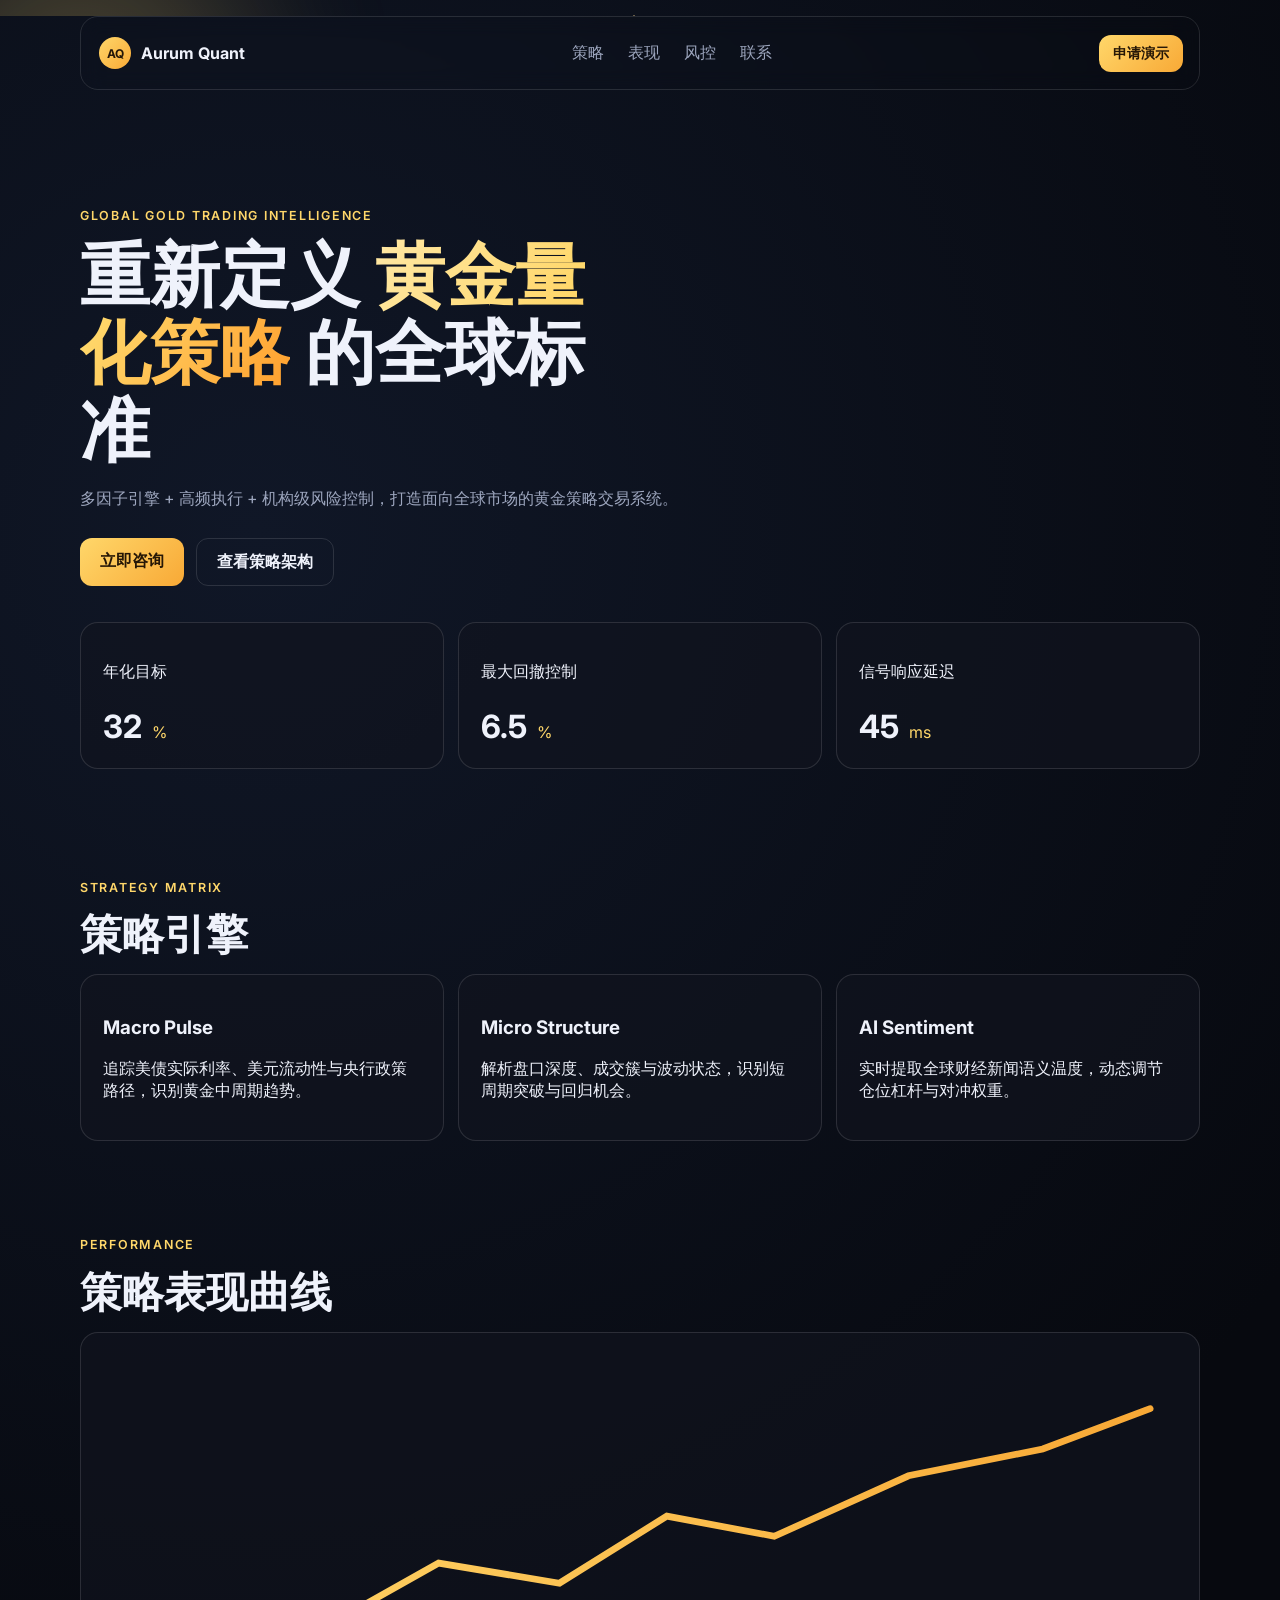
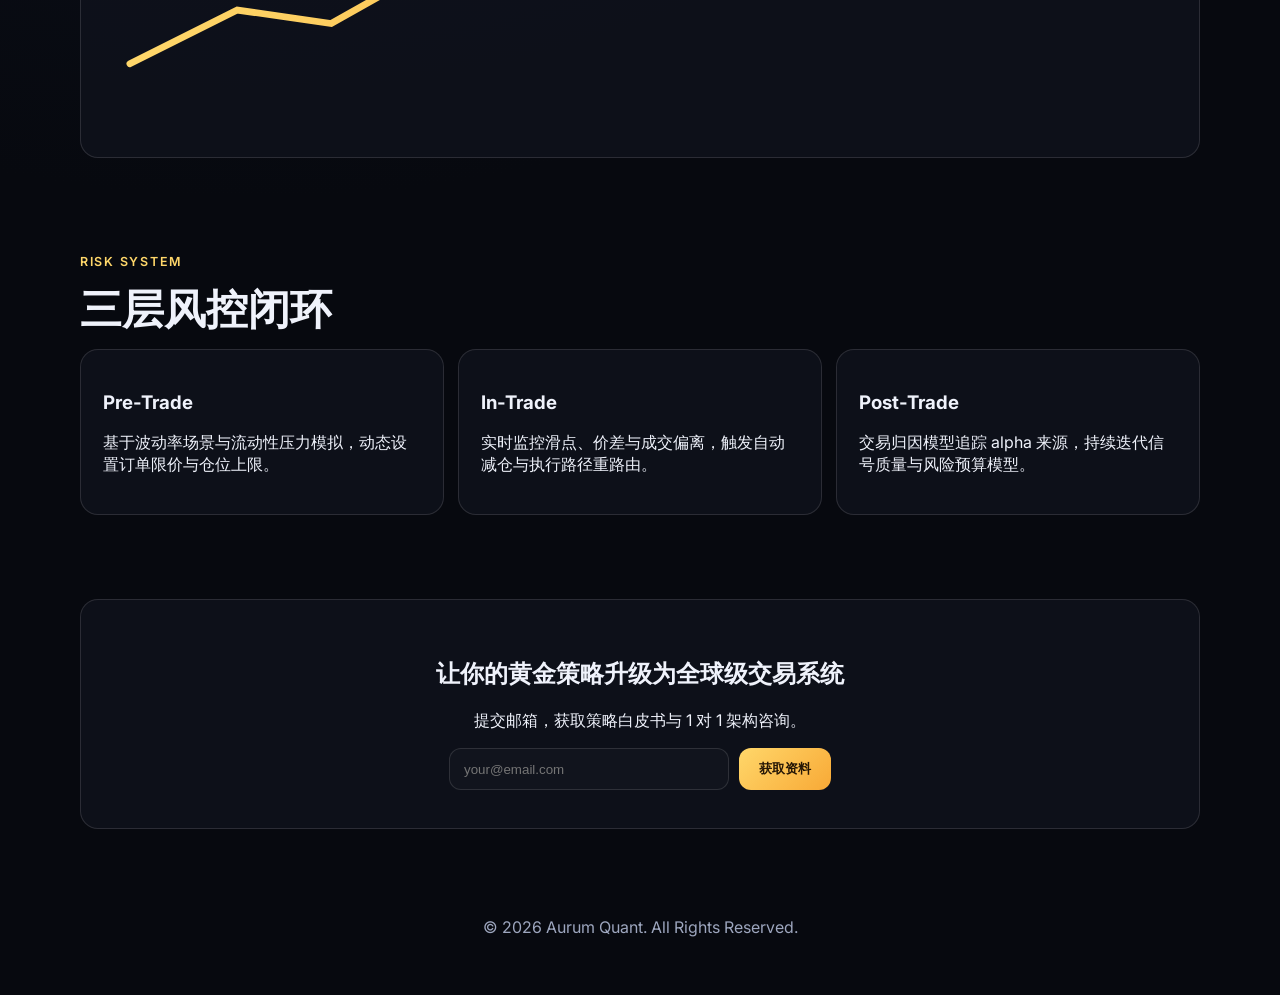
<file: index.html>
<!doctype html>
<html lang="zh-CN">
  <head>
    <meta charset="UTF-8" />
    <meta name="viewport" content="width=device-width, initial-scale=1.0" />
    <title>Aurum Quant | 黄金策略交易</title>
    <meta
      name="description"
      content="Aurum Quant 黄金策略交易官网：算法驱动、全球视野、机构级风控。"
    />
    <link rel="preconnect" href="https://fonts.googleapis.com" />
    <link rel="preconnect" href="https://fonts.gstatic.com" crossorigin />
    <link
      href="https://fonts.googleapis.com/css2?family=Inter:wght@400;500;600;700;800&display=swap"
      rel="stylesheet"
    />
    <link rel="stylesheet" href="styles.css" />
  </head>
  <body>
    <div class="bg-orb orb-left"></div>
    <div class="bg-orb orb-right"></div>
    <canvas id="starfield" aria-hidden="true"></canvas>

    <header class="site-header glass">
      <div class="container nav-wrap">
        <a class="brand" href="#home">
          <span class="brand-mark">AQ</span>
          <span>Aurum Quant</span>
        </a>
        <nav>
          <a href="#strategy">策略</a>
          <a href="#performance">表现</a>
          <a href="#risk">风控</a>
          <a href="#contact">联系</a>
        </nav>
        <a href="#contact" class="btn btn-sm">申请演示</a>
      </div>
    </header>

    <main id="home">
      <section class="hero container reveal">
        <p class="eyebrow">Global Gold Trading Intelligence</p>
        <h1>
          重新定义
          <span class="gold">黄金量化策略</span>
          的全球标准
        </h1>
        <p class="subtitle">
          多因子引擎 + 高频执行 + 机构级风险控制，打造面向全球市场的黄金策略交易系统。
        </p>
        <div class="cta-row">
          <a href="#contact" class="btn">立即咨询</a>
          <a href="#strategy" class="btn btn-ghost">查看策略架构</a>
        </div>
        <div class="hero-stats">
          <article class="stat card reveal">
            <p>年化目标</p>
            <h3 class="counter" data-target="32">0</h3>
            <span>%</span>
          </article>
          <article class="stat card reveal">
            <p>最大回撤控制</p>
            <h3 class="counter" data-target="6.5">0</h3>
            <span>%</span>
          </article>
          <article class="stat card reveal">
            <p>信号响应延迟</p>
            <h3 class="counter" data-target="45">0</h3>
            <span>ms</span>
          </article>
        </div>
      </section>

      <section id="strategy" class="section container">
        <div class="section-title reveal">
          <p class="eyebrow">STRATEGY MATRIX</p>
          <h2>策略引擎</h2>
        </div>
        <div class="grid grid-3">
          <article class="card reveal lift">
            <h3>Macro Pulse</h3>
            <p>追踪美债实际利率、美元流动性与央行政策路径，识别黄金中周期趋势。</p>
          </article>
          <article class="card reveal lift">
            <h3>Micro Structure</h3>
            <p>解析盘口深度、成交簇与波动状态，识别短周期突破与回归机会。</p>
          </article>
          <article class="card reveal lift">
            <h3>AI Sentiment</h3>
            <p>实时提取全球财经新闻语义温度，动态调节仓位杠杆与对冲权重。</p>
          </article>
        </div>
      </section>

      <section id="performance" class="section container">
        <div class="section-title reveal">
          <p class="eyebrow">PERFORMANCE</p>
          <h2>策略表现曲线</h2>
        </div>
        <div class="card chart-card reveal">
          <svg viewBox="0 0 800 280" role="img" aria-label="策略表现示意曲线">
            <defs>
              <linearGradient id="lineGrad" x1="0" y1="0" x2="1" y2="0">
                <stop offset="0%" stop-color="#ffd76a" />
                <stop offset="100%" stop-color="#f8a936" />
              </linearGradient>
            </defs>
            <polyline
              points="20,230 100,190 170,200 250,155 340,170 420,120 500,135 600,90 700,70 780,40"
              fill="none"
              stroke="url(#lineGrad)"
              stroke-width="5"
              stroke-linecap="round"
              class="chart-line"
            ></polyline>
          </svg>
        </div>
      </section>

      <section id="risk" class="section container">
        <div class="section-title reveal">
          <p class="eyebrow">RISK SYSTEM</p>
          <h2>三层风控闭环</h2>
        </div>
        <div class="grid grid-3">
          <article class="card reveal lift">
            <h3>Pre-Trade</h3>
            <p>基于波动率场景与流动性压力模拟，动态设置订单限价与仓位上限。</p>
          </article>
          <article class="card reveal lift">
            <h3>In-Trade</h3>
            <p>实时监控滑点、价差与成交偏离，触发自动减仓与执行路径重路由。</p>
          </article>
          <article class="card reveal lift">
            <h3>Post-Trade</h3>
            <p>交易归因模型追踪 alpha 来源，持续迭代信号质量与风险预算模型。</p>
          </article>
        </div>
      </section>

      <section id="contact" class="section container reveal">
        <div class="card contact">
          <h2>让你的黄金策略升级为全球级交易系统</h2>
          <p>提交邮箱，获取策略白皮书与 1 对 1 架构咨询。</p>
          <form class="contact-form" onsubmit="event.preventDefault()">
            <input type="email" placeholder="your@email.com" required />
            <button class="btn" type="submit">获取资料</button>
          </form>
        </div>
      </section>
    </main>

    <footer class="site-footer">
      <div class="container">
        <p>© 2026 Aurum Quant. All Rights Reserved.</p>
      </div>
    </footer>

    <script src="app.js"></script>
  </body>
</html>
</file>
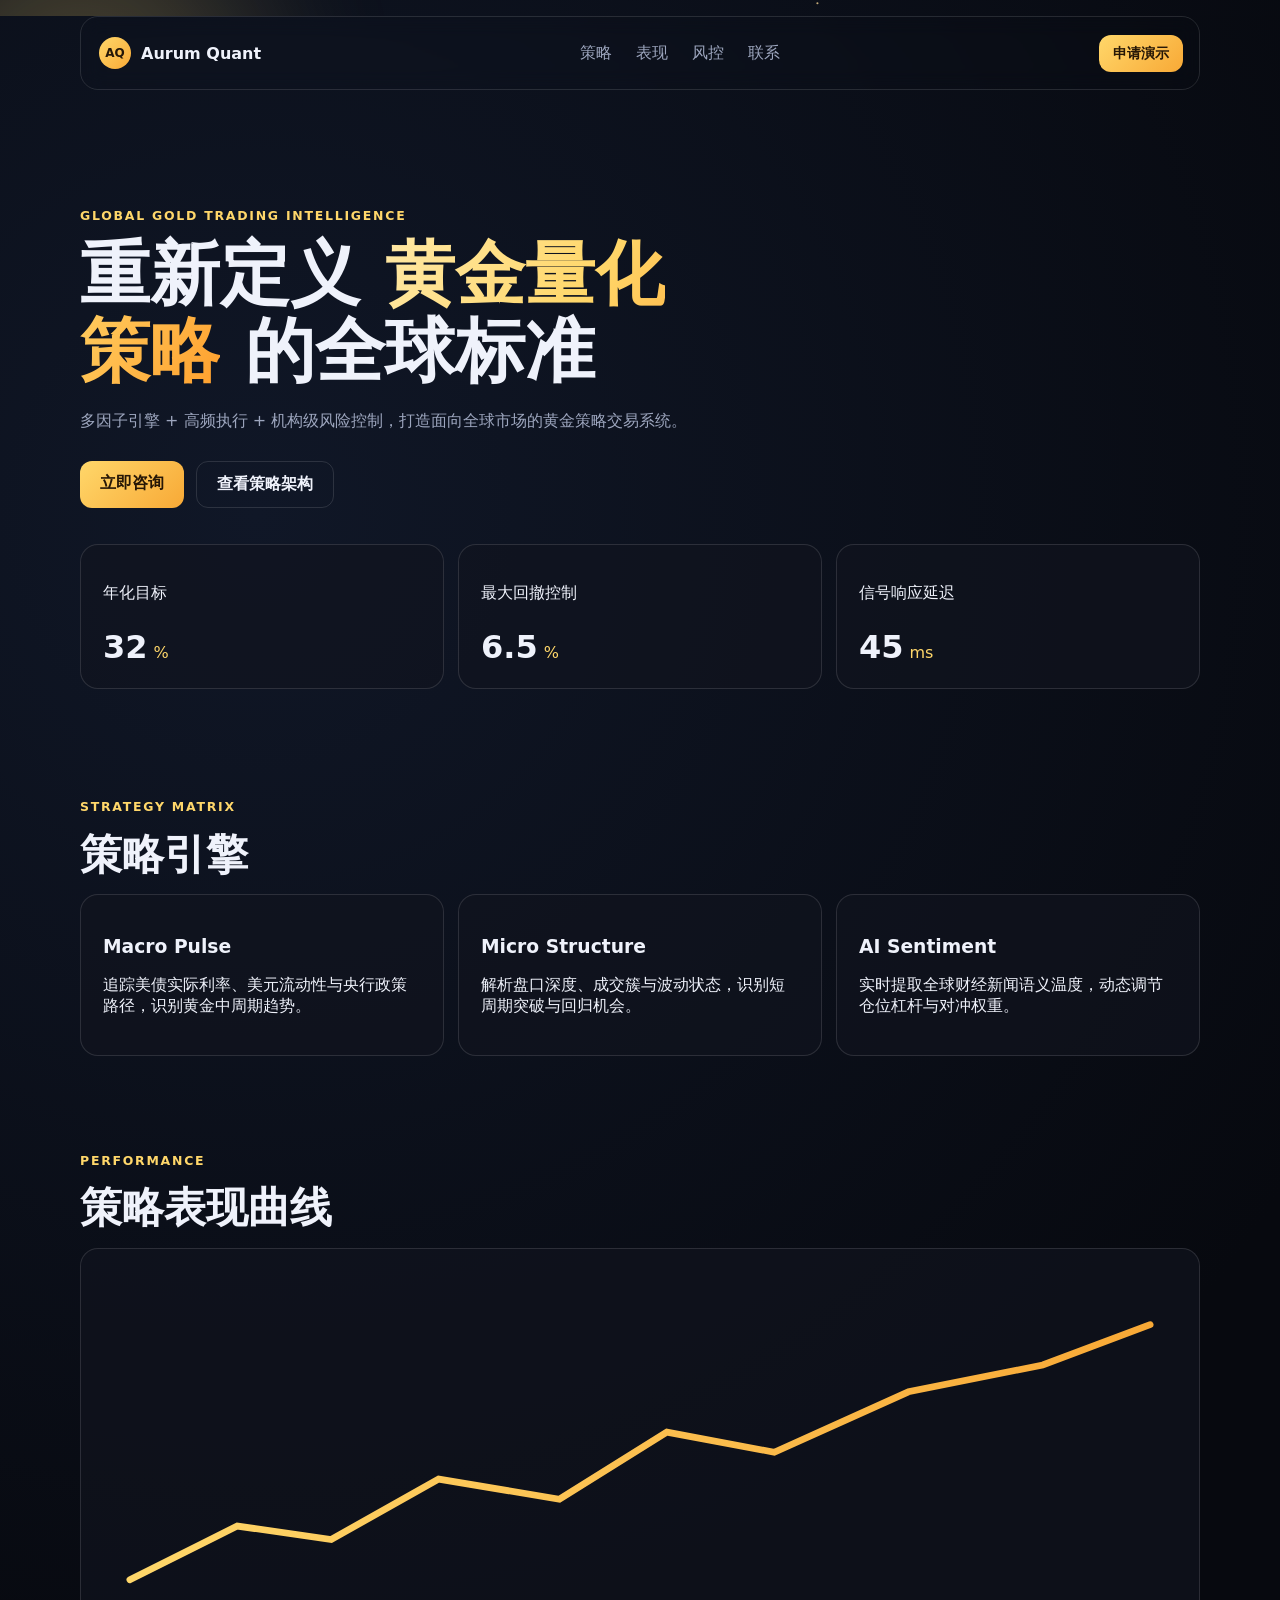
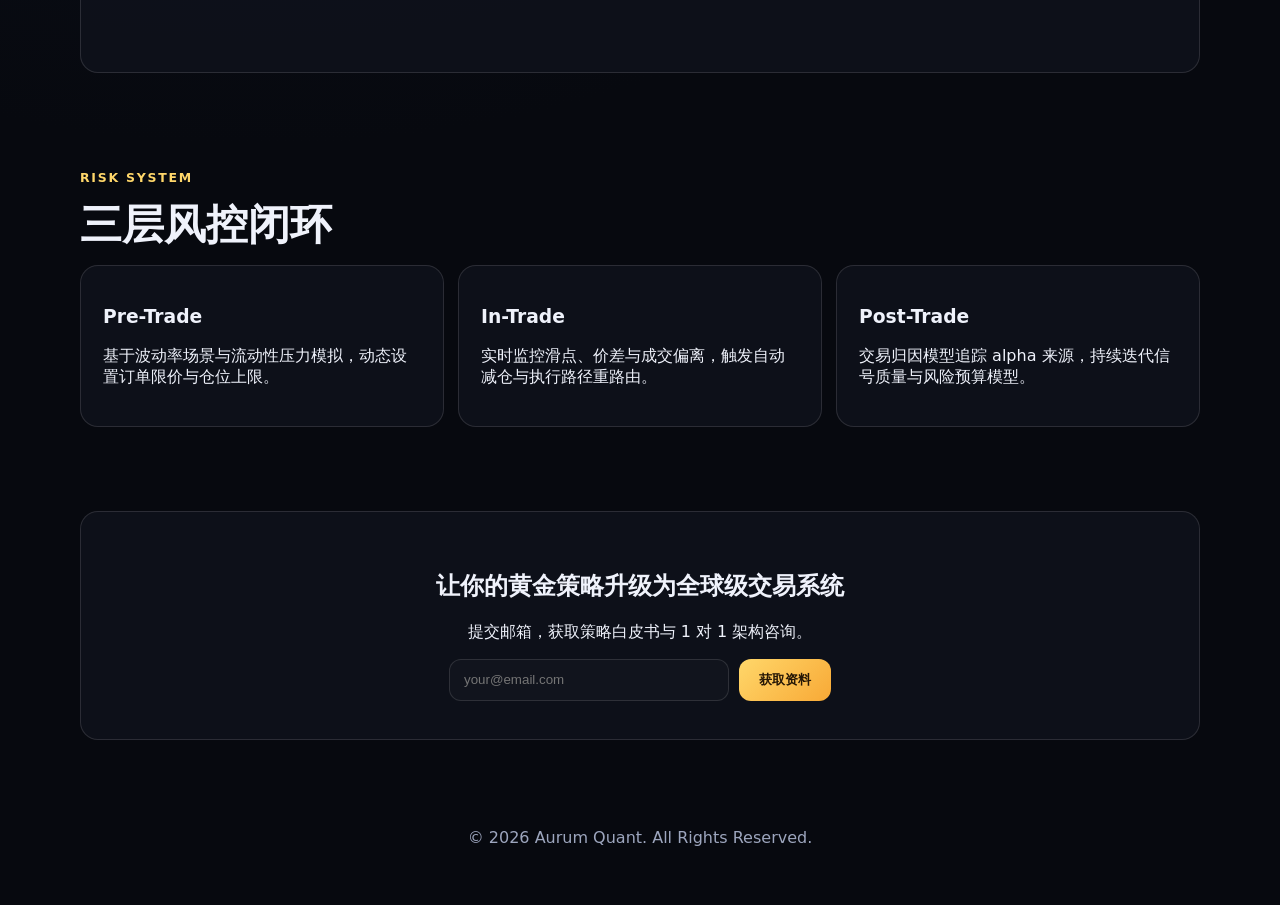
<file: preview.html>
<!doctype html>
<html lang="zh-CN">
  <head>
    <meta charset="UTF-8" />
    <meta name="viewport" content="width=device-width, initial-scale=1.0" />
    <title>黄金策略交易官网预览</title>
    <style>
      :root { --bg:#07090f; --panel:rgba(17,20,31,.66); --text:#eff2fb; --muted:#9da6be; --gold:#ffd76a; --gold-strong:#f8a936; --border:rgba(255,255,255,.12); }
      *{box-sizing:border-box} html,body{margin:0;font-family:Inter,system-ui,sans-serif;color:var(--text);background:radial-gradient(circle at 20% 20%,#101727,#07090f 55%);scroll-behavior:smooth}
      body{min-height:100vh;overflow-x:hidden} #starfield{position:fixed;inset:0;z-index:-2}
      .bg-orb{position:fixed;width:340px;aspect-ratio:1;border-radius:999px;filter:blur(80px);opacity:.24;z-index:-1;animation:drift 14s ease-in-out infinite}
      .orb-left{top:-80px;left:-90px;background:#ffd76a}.orb-right{right:-80px;bottom:10%;background:#5a8fff;animation-delay:3s}
      @keyframes drift{0%,100%{transform:translateY(0) scale(1)}50%{transform:translateY(40px) scale(1.09)}}
      .container{width:min(1120px,92vw);margin:0 auto}.site-header{position:sticky;top:16px;z-index:15;margin:16px auto;width:min(1120px,92vw);border:1px solid var(--border);border-radius:18px;backdrop-filter:blur(10px)}
      .nav-wrap{display:flex;align-items:center;justify-content:space-between;min-height:72px;padding:0 18px}.brand{color:var(--text);text-decoration:none;display:inline-flex;gap:10px;font-weight:700;align-items:center}
      .brand-mark{display:grid;place-items:center;width:32px;height:32px;border-radius:50%;background:linear-gradient(135deg,var(--gold),var(--gold-strong));color:#251708;font-size:12px}
      nav{display:flex;gap:24px} nav a{color:var(--muted);text-decoration:none} nav a:hover{color:var(--text)}
      .hero{padding:90px 0 56px}.eyebrow{text-transform:uppercase;letter-spacing:.14em;color:var(--gold);font-size:.78rem;font-weight:600}
      h1{font-size:clamp(2.1rem,7vw,4.4rem);line-height:1.1;margin:.3rem 0 1rem;max-width:12ch}.gold{background:linear-gradient(120deg,#ffe8a5 0%,var(--gold) 50%,#ff9f2d 100%);-webkit-background-clip:text;background-clip:text;color:transparent}
      .subtitle{color:var(--muted);max-width:60ch;line-height:1.75}.cta-row{margin-top:26px;display:flex;gap:12px;flex-wrap:wrap}
      .btn{background:linear-gradient(135deg,var(--gold),var(--gold-strong));color:#261706;font-weight:700;text-decoration:none;padding:12px 20px;border-radius:12px;border:none;cursor:pointer}
      .btn:hover{transform:translateY(-2px);box-shadow:0 12px 26px rgba(248,169,54,.3)}.btn-sm{padding:9px 14px;font-size:.9rem}.btn-ghost{background:transparent;border:1px solid var(--border);color:var(--text)}
      .hero-stats{margin-top:36px;display:grid;grid-template-columns:repeat(3,minmax(150px,1fr));gap:14px}.card{background:var(--panel);border:1px solid var(--border);border-radius:18px;padding:22px}
      .stat h3{margin:8px 0 0;font-size:2rem;display:inline-block}.stat span{color:var(--gold);margin-left:6px}.section{padding:42px 0}.section-title h2{margin:.2rem 0 .7rem;font-size:clamp(1.8rem,4vw,2.6rem)}
      .grid{display:grid;gap:14px}.grid-3{grid-template-columns:repeat(3,minmax(0,1fr))}.chart-line{stroke-dasharray:1300;stroke-dashoffset:1300;animation:drawLine 3s ease forwards}
      @keyframes drawLine{to{stroke-dashoffset:0}} .contact{text-align:center;padding:38px}.contact-form{margin-top:16px;display:flex;gap:10px;justify-content:center;flex-wrap:wrap}
      .contact-form input{min-width:280px;border:1px solid var(--border);border-radius:12px;background:rgba(255,255,255,.02);color:var(--text);padding:12px 14px}
      .site-footer{color:var(--muted);text-align:center;padding:30px 0 42px}.reveal{opacity:0;transform:translateY(18px);transition:opacity .8s ease,transform .8s ease}.reveal.show{opacity:1;transform:translateY(0)}
      .lift{transition:transform .25s ease,border-color .25s ease}.lift:hover{transform:translateY(-6px);border-color:rgba(255,215,106,.5)}
      @media (max-width:900px){nav{display:none}.hero-stats,.grid-3{grid-template-columns:1fr}.site-header{top:8px}}
    </style>
  </head>
  <body>
    <div class="bg-orb orb-left"></div><div class="bg-orb orb-right"></div><canvas id="starfield"></canvas>
    <header class="site-header"><div class="container nav-wrap"><a class="brand" href="#home"><span class="brand-mark">AQ</span><span>Aurum Quant</span></a><nav><a href="#strategy">策略</a><a href="#performance">表现</a><a href="#risk">风控</a><a href="#contact">联系</a></nav><a href="#contact" class="btn btn-sm">申请演示</a></div></header>
    <main id="home" class="container">
      <section class="hero reveal"><p class="eyebrow">Global Gold Trading Intelligence</p><h1>重新定义 <span class="gold">黄金量化策略</span> 的全球标准</h1><p class="subtitle">多因子引擎 + 高频执行 + 机构级风险控制，打造面向全球市场的黄金策略交易系统。</p><div class="cta-row"><a href="#contact" class="btn">立即咨询</a><a href="#strategy" class="btn btn-ghost">查看策略架构</a></div>
      <div class="hero-stats"><article class="stat card reveal"><p>年化目标</p><h3 class="counter" data-target="32">0</h3><span>%</span></article><article class="stat card reveal"><p>最大回撤控制</p><h3 class="counter" data-target="6.5">0</h3><span>%</span></article><article class="stat card reveal"><p>信号响应延迟</p><h3 class="counter" data-target="45">0</h3><span>ms</span></article></div></section>
      <section id="strategy" class="section"><div class="section-title reveal"><p class="eyebrow">STRATEGY MATRIX</p><h2>策略引擎</h2></div><div class="grid grid-3"><article class="card reveal lift"><h3>Macro Pulse</h3><p>追踪美债实际利率、美元流动性与央行政策路径，识别黄金中周期趋势。</p></article><article class="card reveal lift"><h3>Micro Structure</h3><p>解析盘口深度、成交簇与波动状态，识别短周期突破与回归机会。</p></article><article class="card reveal lift"><h3>AI Sentiment</h3><p>实时提取全球财经新闻语义温度，动态调节仓位杠杆与对冲权重。</p></article></div></section>
      <section id="performance" class="section"><div class="section-title reveal"><p class="eyebrow">PERFORMANCE</p><h2>策略表现曲线</h2></div><div class="card reveal"><svg viewBox="0 0 800 280"><defs><linearGradient id="lineGrad" x1="0" y1="0" x2="1" y2="0"><stop offset="0%" stop-color="#ffd76a"/><stop offset="100%" stop-color="#f8a936"/></linearGradient></defs><polyline points="20,230 100,190 170,200 250,155 340,170 420,120 500,135 600,90 700,70 780,40" fill="none" stroke="url(#lineGrad)" stroke-width="5" stroke-linecap="round" class="chart-line"/></svg></div></section>
      <section id="risk" class="section"><div class="section-title reveal"><p class="eyebrow">RISK SYSTEM</p><h2>三层风控闭环</h2></div><div class="grid grid-3"><article class="card reveal lift"><h3>Pre-Trade</h3><p>基于波动率场景与流动性压力模拟，动态设置订单限价与仓位上限。</p></article><article class="card reveal lift"><h3>In-Trade</h3><p>实时监控滑点、价差与成交偏离，触发自动减仓与执行路径重路由。</p></article><article class="card reveal lift"><h3>Post-Trade</h3><p>交易归因模型追踪 alpha 来源，持续迭代信号质量与风险预算模型。</p></article></div></section>
      <section id="contact" class="section reveal"><div class="card contact"><h2>让你的黄金策略升级为全球级交易系统</h2><p>提交邮箱，获取策略白皮书与 1 对 1 架构咨询。</p><form class="contact-form" onsubmit="event.preventDefault()"><input type="email" placeholder="your@email.com" required/><button class="btn" type="submit">获取资料</button></form></div></section>
    </main>
    <footer class="site-footer"><p>© 2026 Aurum Quant. All Rights Reserved.</p></footer>
    <script>
      const reveals=document.querySelectorAll('.reveal');
      const revealObserver=new IntersectionObserver((entries)=>entries.forEach((e)=>e.isIntersecting&&e.target.classList.add('show')),{threshold:.2});
      reveals.forEach((el)=>revealObserver.observe(el));
      const counters=document.querySelectorAll('.counter');
      const animateValue=(el,target)=>{const duration=1300,start=performance.now();const step=(now)=>{const p=Math.min((now-start)/duration,1),v=target*(1-Math.pow(1-p,3));el.textContent=Number.isInteger(target)?Math.round(v):v.toFixed(1);if(p<1)requestAnimationFrame(step)};requestAnimationFrame(step)};
      const counterObserver=new IntersectionObserver((entries,obs)=>entries.forEach((e)=>{if(e.isIntersecting){animateValue(e.target,Number(e.target.dataset.target));obs.unobserve(e.target)}}),{threshold:.5});
      counters.forEach((c)=>counterObserver.observe(c));
      const canvas=document.getElementById('starfield'),ctx=canvas.getContext('2d');let width,height,stars=[];
      function resize(){width=canvas.width=innerWidth;height=canvas.height=innerHeight;stars=Array.from({length:Math.min(150,Math.floor(width*height/11000))},()=>({x:Math.random()*width,y:Math.random()*height,z:.2+Math.random()*.8}))}
      function render(){ctx.clearRect(0,0,width,height);for(const s of stars){s.y+=s.z*.24;if(s.y>height){s.y=0;s.x=Math.random()*width}ctx.beginPath();ctx.arc(s.x,s.y,s.z*1.2,0,Math.PI*2);ctx.fillStyle=`rgba(255,220,150,${.4+s.z*.4})`;ctx.fill()}requestAnimationFrame(render)}
      addEventListener('resize',resize);resize();render();
    </script>
  </body>
</html>
</file>
<file: styles.css>
:root {
  --bg: #07090f;
  --panel: rgba(17, 20, 31, 0.66);
  --text: #eff2fb;
  --muted: #9da6be;
  --gold: #ffd76a;
  --gold-strong: #f8a936;
  --border: rgba(255, 255, 255, 0.12);
}

* {
  box-sizing: border-box;
}

html,
body {
  margin: 0;
  font-family: "Inter", system-ui, -apple-system, Segoe UI, Roboto, sans-serif;
  color: var(--text);
  background: radial-gradient(circle at 20% 20%, #101727, #07090f 55%);
  scroll-behavior: smooth;
}

body {
  min-height: 100vh;
  overflow-x: hidden;
}

#starfield {
  position: fixed;
  inset: 0;
  z-index: -2;
}

.bg-orb {
  position: fixed;
  width: 340px;
  aspect-ratio: 1;
  border-radius: 999px;
  filter: blur(80px);
  opacity: 0.24;
  z-index: -1;
  animation: drift 14s ease-in-out infinite;
}

.orb-left {
  top: -80px;
  left: -90px;
  background: #ffd76a;
}

.orb-right {
  right: -80px;
  bottom: 10%;
  background: #5a8fff;
  animation-delay: 3s;
}

@keyframes drift {
  0%,
  100% {
    transform: translateY(0) scale(1);
  }
  50% {
    transform: translateY(40px) scale(1.09);
  }
}

.container {
  width: min(1120px, 92vw);
  margin: 0 auto;
}

.site-header {
  position: sticky;
  top: 16px;
  z-index: 15;
  margin: 16px auto;
  width: min(1120px, 92vw);
  border: 1px solid var(--border);
  border-radius: 18px;
  backdrop-filter: blur(10px);
}

.nav-wrap {
  display: flex;
  align-items: center;
  justify-content: space-between;
  min-height: 72px;
  padding: 0 18px;
}

.brand {
  color: var(--text);
  text-decoration: none;
  display: inline-flex;
  gap: 10px;
  font-weight: 700;
  align-items: center;
}

.brand-mark {
  display: grid;
  place-items: center;
  width: 32px;
  height: 32px;
  border-radius: 50%;
  background: linear-gradient(135deg, var(--gold), var(--gold-strong));
  color: #251708;
  font-size: 12px;
}

nav {
  display: flex;
  gap: 24px;
}

nav a {
  color: var(--muted);
  text-decoration: none;
  transition: color 0.2s ease;
}

nav a:hover {
  color: var(--text);
}

.hero {
  padding: 90px 0 56px;
}

.eyebrow {
  text-transform: uppercase;
  letter-spacing: 0.14em;
  color: var(--gold);
  font-size: 0.78rem;
  font-weight: 600;
}

h1 {
  font-size: clamp(2.1rem, 7vw, 4.4rem);
  line-height: 1.1;
  margin: 0.3rem 0 1rem;
  max-width: 12ch;
}

.gold {
  background: linear-gradient(120deg, #ffe8a5 0%, var(--gold) 50%, #ff9f2d 100%);
  background-clip: text;
  -webkit-background-clip: text;
  color: transparent;
}

.subtitle {
  color: var(--muted);
  max-width: 60ch;
  line-height: 1.75;
}

.cta-row {
  margin-top: 26px;
  display: flex;
  gap: 12px;
  flex-wrap: wrap;
}

.btn {
  background: linear-gradient(135deg, var(--gold), var(--gold-strong));
  color: #261706;
  font-weight: 700;
  text-decoration: none;
  padding: 12px 20px;
  border-radius: 12px;
  border: none;
  cursor: pointer;
  transition: transform 0.2s ease, box-shadow 0.2s ease;
}

.btn:hover {
  transform: translateY(-2px);
  box-shadow: 0 12px 26px rgba(248, 169, 54, 0.3);
}

.btn-sm {
  padding: 9px 14px;
  font-size: 0.9rem;
}

.btn-ghost {
  background: transparent;
  border: 1px solid var(--border);
  color: var(--text);
}

.hero-stats {
  margin-top: 36px;
  display: grid;
  grid-template-columns: repeat(3, minmax(150px, 1fr));
  gap: 14px;
}

.card {
  background: var(--panel);
  border: 1px solid var(--border);
  border-radius: 18px;
  padding: 22px;
}

.stat {
  position: relative;
  overflow: hidden;
}

.stat h3 {
  margin: 8px 0 0;
  font-size: 2rem;
  display: inline-block;
}

.stat span {
  color: var(--gold);
  margin-left: 6px;
}

.section {
  padding: 42px 0;
}

.section-title h2 {
  margin: 0.2rem 0 0.7rem;
  font-size: clamp(1.8rem, 4vw, 2.6rem);
}

.grid {
  display: grid;
  gap: 14px;
}

.grid-3 {
  grid-template-columns: repeat(3, minmax(0, 1fr));
}

.chart-card {
  overflow: hidden;
}

.chart-line {
  stroke-dasharray: 1300;
  stroke-dashoffset: 1300;
  animation: drawLine 3s ease forwards;
}

@keyframes drawLine {
  to {
    stroke-dashoffset: 0;
  }
}

.contact {
  text-align: center;
  padding: 38px;
}

.contact-form {
  margin-top: 16px;
  display: flex;
  gap: 10px;
  justify-content: center;
  flex-wrap: wrap;
}

.contact-form input {
  min-width: 280px;
  border: 1px solid var(--border);
  border-radius: 12px;
  background: rgba(255, 255, 255, 0.02);
  color: var(--text);
  padding: 12px 14px;
}

.site-footer {
  color: var(--muted);
  text-align: center;
  padding: 30px 0 42px;
}

.reveal {
  opacity: 0;
  transform: translateY(18px);
  transition: opacity 0.8s ease, transform 0.8s ease;
}

.reveal.show {
  opacity: 1;
  transform: translateY(0);
}

.lift {
  transition: transform 0.25s ease, border-color 0.25s ease;
}

.lift:hover {
  transform: translateY(-6px);
  border-color: rgba(255, 215, 106, 0.5);
}

@media (max-width: 900px) {
  nav {
    display: none;
  }

  .hero-stats,
  .grid-3 {
    grid-template-columns: 1fr;
  }

  .site-header {
    top: 8px;
  }
}
</file>
